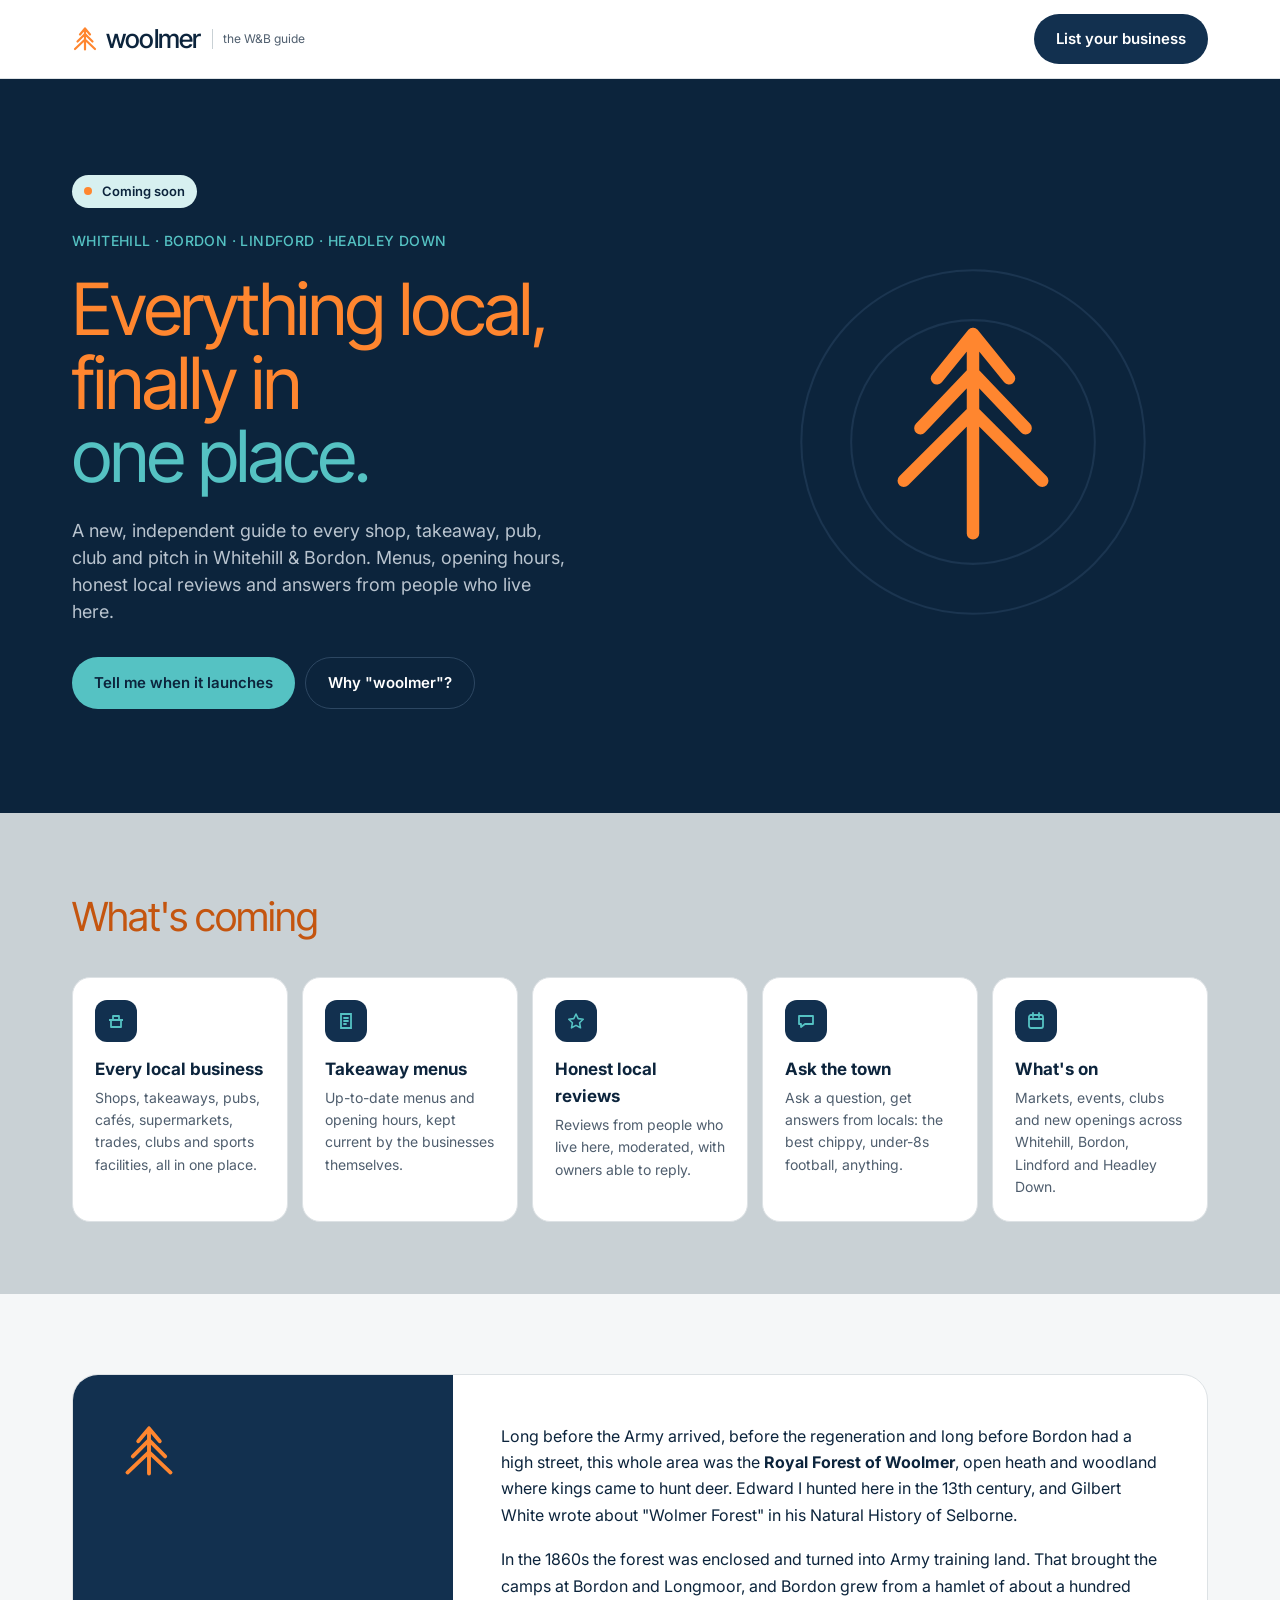
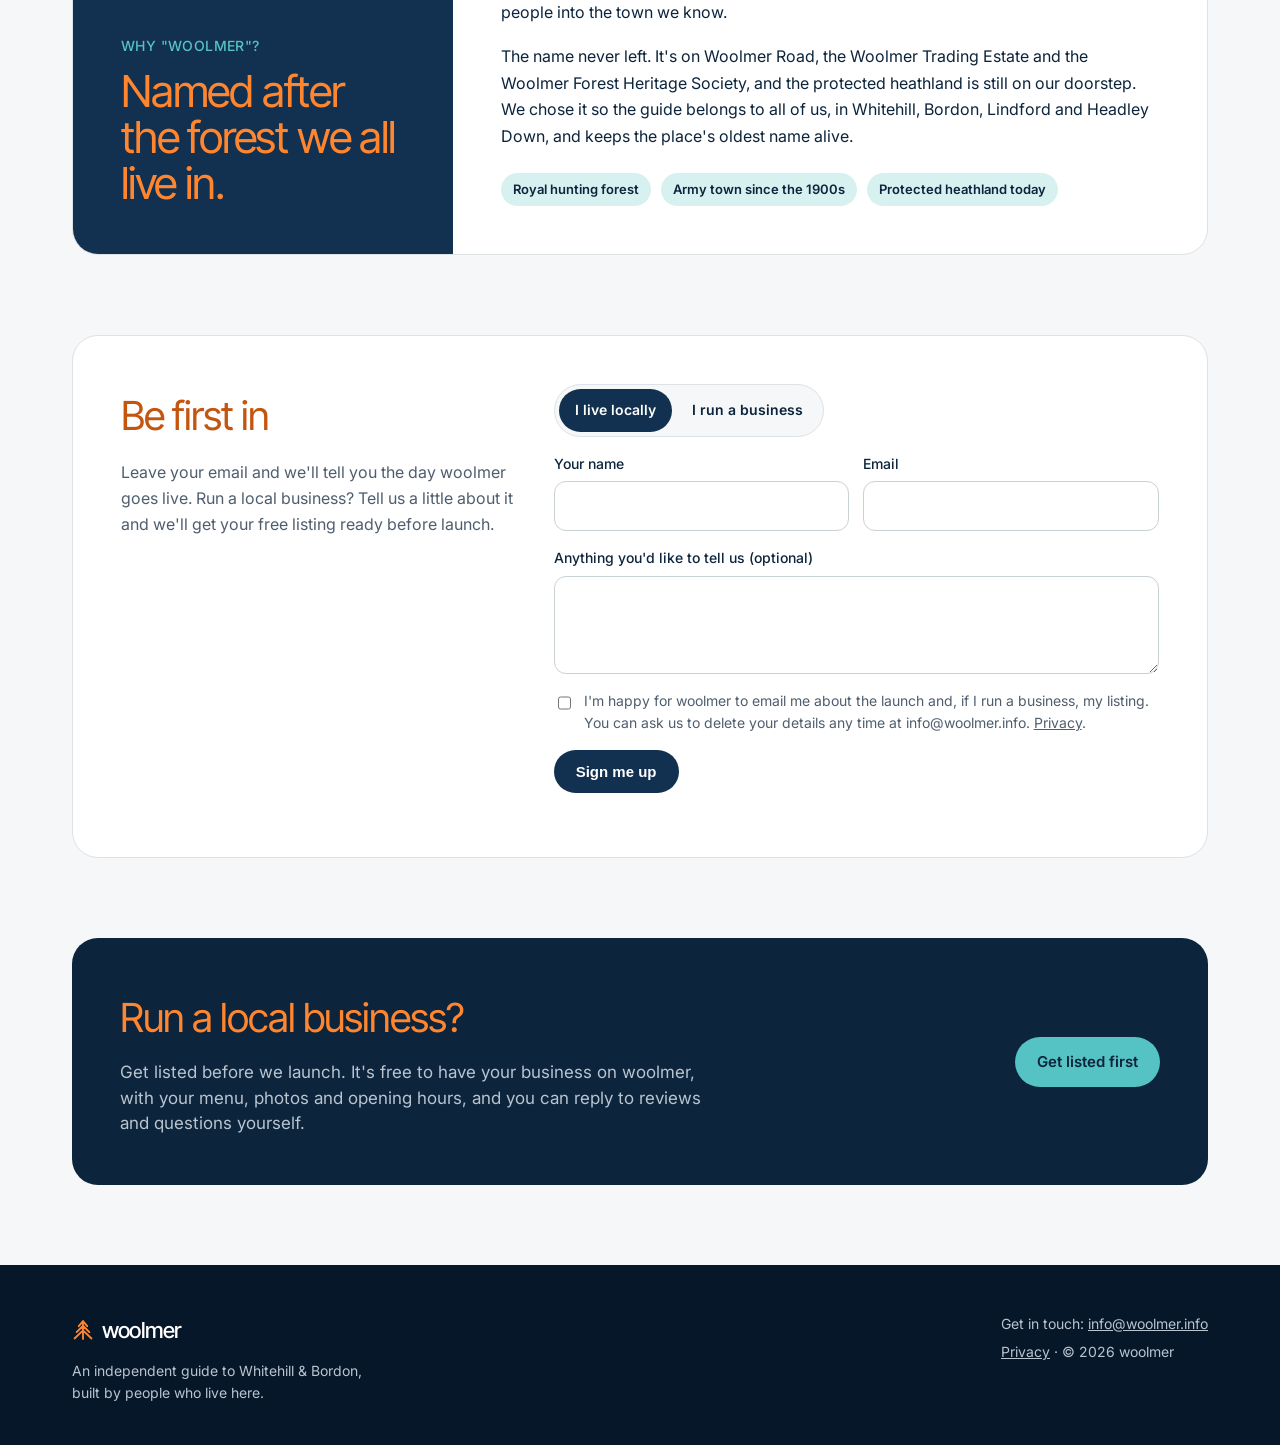
<file: index.html>
<!doctype html>
<html lang="en-GB">
<head>
<meta charset="utf-8">
<meta name="viewport" content="width=device-width, initial-scale=1">
<title>woolmer — the Whitehill &amp; Bordon guide, coming soon</title>
<meta name="description" content="woolmer is a new independent guide to Whitehill & Bordon: every shop, takeaway, pub, club and pitch, with menus, opening hours, honest local reviews and answers from people who live here. Coming soon.">
<link rel="canonical" href="https://woolmer.info/">
<meta property="og:title" content="woolmer — the Whitehill & Bordon guide">
<meta property="og:description" content="Everything local in Whitehill & Bordon, finally in one place. Coming soon.">
<meta property="og:url" content="https://woolmer.info/">
<meta property="og:type" content="website">
<meta name="theme-color" content="#0C243C">
<link rel="icon" href="favicon.svg" type="image/svg+xml">
<link rel="preconnect" href="https://fonts.googleapis.com">
<link rel="preconnect" href="https://fonts.gstatic.com" crossorigin>
<link href="https://fonts.googleapis.com/css2?family=Inter+Tight:wght@400;500;600&family=Inter:wght@400;500;600&display=swap" rel="stylesheet">
<style>
:root{--navy:#0C243C;--navy2:#12304F;--navy3:#1B3550;--line-d:#2D4762;--deep:#07172A;--tiara:#C9D1D5;--page:#F5F7F8;--card:#FFFFFF;--ln:#DDE2E5;
  --ink:#0C243C;--mu:#4F5E6E;--od2:#B9C4CF;--fountain:#55C2C3;--soft:#D7F0F0;--orange:#FF862F;--orange-l:#C4550F}
*,*::before,*::after{box-sizing:border-box}
body{margin:0;font-family:Inter,system-ui,sans-serif;color:var(--ink);background:var(--page);line-height:1.6;-webkit-font-smoothing:antialiased}
a{color:inherit}
h1,h2{font-family:'Inter Tight',sans-serif;font-weight:400;margin:0;color:var(--orange-l)}
.dk h1,.dk h2{color:var(--orange)}
.wrap{max-width:1200px;margin:0 auto;padding:0 32px}
header{background:var(--card);border-bottom:1px solid var(--ln)}
header .wrap{display:flex;align-items:center;justify-content:space-between;gap:16px;padding-top:14px;padding-bottom:14px;flex-wrap:wrap}
.logo{display:flex;align-items:center;gap:8px;text-decoration:none}
.logo b{font-family:'Inter Tight',sans-serif;font-size:26px;font-weight:500;letter-spacing:-.8px}
.logo small{font-size:12px;color:var(--mu);border-left:1px solid var(--tiara);padding-left:10px;margin-left:4px}
.btn{display:inline-flex;align-items:center;gap:10px;padding:13px 22px;border-radius:999px;font-weight:600;font-size:15px;text-decoration:none;border:0;cursor:pointer}
.btn-navy{background:var(--navy2);color:#fff}
.btn-fountain{background:var(--fountain);color:var(--navy)}
.btn-line{border:1px solid var(--line-d);color:#fff}
.hero{background:var(--navy);color:#fff;overflow:hidden}
.hero .wrap{padding-top:96px;padding-bottom:104px;display:flex;flex-wrap:wrap;gap:56px;align-items:center}
.hero-copy{flex:1 1 520px;min-width:0}
.eyebrow{margin:0 0 20px;font-size:14px;color:var(--fountain);font-weight:500;letter-spacing:.4px}
.hero h1{font-size:72px;line-height:1.02;letter-spacing:-2px}
.hero h1 span{color:var(--fountain)}
.lead{margin:24px 0 32px;font-size:18px;line-height:1.5;color:var(--od2);max-width:500px}
.soon{display:inline-flex;align-items:center;gap:10px;font-size:13px;font-weight:600;color:var(--navy);background:var(--soft);padding:6px 12px;border-radius:999px;margin-bottom:22px}
.soon i{width:8px;height:8px;border-radius:50%;background:var(--orange)}
.ctas{display:flex;gap:10px;flex-wrap:wrap}
.hero-art{flex:1 1 380px;min-width:0;display:flex;justify-content:center}
.hero-art svg{width:min(360px,80%);height:auto}
.band{background:var(--tiara)}
.band .wrap{padding-top:72px;padding-bottom:72px}
.band h2{font-size:40px;letter-spacing:-1px;margin-bottom:28px}
.grid{display:grid;grid-template-columns:repeat(auto-fit,minmax(200px,1fr));gap:14px}
.tile{background:var(--card);border:1px solid var(--ln);border-radius:18px;padding:22px}
.tile b{display:block;font-size:17px;margin:14px 0 4px}
.tile p{margin:0;font-size:14px;color:var(--mu)}
.ico{width:42px;height:42px;border-radius:12px;background:var(--navy2);display:flex;align-items:center;justify-content:center}
.why{padding:80px 0}
.why-card{background:var(--card);border:1px solid var(--ln);border-radius:26px;overflow:hidden;display:flex;flex-wrap:wrap}
.why-l{flex:1 1 380px;min-width:0;background:var(--navy2);color:#fff;padding:48px;display:flex;flex-direction:column;justify-content:space-between;gap:32px}
.why-l h2{font-size:44px;line-height:1.05;letter-spacing:-1.2px}
.why-r{flex:999 1 520px;min-width:0;padding:48px;display:flex;flex-direction:column;gap:18px;font-size:16px;line-height:1.65}
.why-r p{margin:0}
.chips{display:flex;gap:10px;flex-wrap:wrap;margin-top:6px}
.chips span{font-size:13px;padding:6px 12px;border-radius:999px;background:var(--soft);font-weight:600}
.biz{padding:0 0 80px}
.biz-card{background:var(--navy);color:#fff;border-radius:26px;padding:48px;display:flex;flex-wrap:wrap;gap:24px;align-items:center;justify-content:space-between}
.biz-card h2{font-size:40px;letter-spacing:-1px;margin-bottom:10px}
.biz-card p{margin:0;font-size:17px;line-height:1.5;max-width:600px;color:var(--od2)}
.signup{padding:0 0 80px}
.su-card{background:var(--card);border:1px solid var(--ln);border-radius:26px;padding:48px;display:flex;flex-wrap:wrap;gap:40px}
.su-intro{flex:1 1 300px;min-width:0}
.su-intro h2{font-size:40px;letter-spacing:-1px;margin-bottom:12px}
.su-intro p{margin:0;color:var(--mu)}
.su-form{flex:2 1 420px;min-width:0;display:flex;flex-direction:column;gap:16px}
.seg{display:inline-flex;background:var(--page);border:1px solid var(--ln);border-radius:999px;padding:4px;gap:4px;align-self:flex-start}
.seg button{border:0;background:transparent;border-radius:999px;padding:10px 16px;font:inherit;font-weight:600;font-size:14px;color:var(--ink);cursor:pointer}
.seg button[aria-pressed="true"]{background:var(--navy2);color:#fff}
.row2{display:grid;grid-template-columns:repeat(auto-fit,minmax(200px,1fr));gap:14px}
.su-form label{display:flex;flex-direction:column;gap:6px;font-size:14px;font-weight:500}
.su-form input,.su-form select,.su-form textarea{font:inherit;font-size:15px;padding:12px 14px;border:1px solid var(--tiara);border-radius:12px;background:#fff;color:var(--ink)}
.su-form input:focus,.su-form select:focus,.su-form textarea:focus{outline:2px solid var(--fountain);outline-offset:1px;border-color:var(--fountain)}
.su-form .check{flex-direction:row;align-items:flex-start;gap:10px;font-weight:400;color:var(--mu)}
.su-form .check input{margin-top:4px;width:18px;height:18px}
.hp{position:absolute;left:-9999px;width:1px;height:1px;overflow:hidden}
.biz-only[hidden]{display:none}
.su-msg{margin:0;font-weight:600}
.su-msg.ok{color:#1C7F80}.su-msg.err{color:#B3261E}
.su-form button[type=submit]{align-self:flex-start}
@media (max-width:640px){.su-card{padding:28px}.su-intro h2{font-size:32px}}
footer{background:var(--deep);color:var(--od2);font-size:14px}
footer .wrap{padding-top:48px;padding-bottom:40px;display:flex;flex-wrap:wrap;gap:24px;justify-content:space-between;align-items:flex-start}
footer .logo b{color:#fff;font-size:22px}
footer a{color:var(--od2)}
@media (max-width:640px){
  .wrap{padding:0 18px}
  .hero .wrap{padding-top:56px;padding-bottom:64px}
  .hero h1{font-size:44px;letter-spacing:-1px}
  .why-l,.why-r,.biz-card{padding:28px}
  .why-l h2,.band h2,.biz-card h2{font-size:32px}
  .logo small{display:none}
}
</style>
</head>
<body>
<header>
  <div class="wrap">
    <a class="logo" href="/" aria-label="woolmer home">
      <svg width="26" height="26" viewBox="0 0 26 26" aria-hidden="true"><path d="M13 2.5 L8 8.5 M13 2.5 L18 8.5 M13 8 L5.5 15.5 M13 8 L20.5 15.5 M13 13.5 L3 23 M13 13.5 L23 23 M13 2.5 V23.5" stroke="#FF862F" stroke-width="2.2" stroke-linecap="round" fill="none"/></svg>
      <b>woolmer</b><small>the W&amp;B guide</small>
    </a>
    <a class="btn btn-navy" href="#signup" data-kind="business">List your business</a>
  </div>
</header>

<main>
<section class="hero dk">
  <div class="wrap">
    <div class="hero-copy">
      <span class="soon"><i aria-hidden="true"></i>Coming soon</span>
      <p class="eyebrow">WHITEHILL · BORDON · LINDFORD · HEADLEY DOWN</p>
      <h1>Everything local,<br>finally in<br><span>one place.</span></h1>
      <p class="lead">A new, independent guide to every shop, takeaway, pub, club and pitch in Whitehill &amp; Bordon. Menus, opening hours, honest local reviews and answers from people who live here.</p>
      <div class="ctas">
        <a class="btn btn-fountain" href="#signup" data-kind="resident">Tell me when it launches</a>
        <a class="btn btn-line" href="#why-woolmer">Why "woolmer"?</a>
      </div>
    </div>
    <div class="hero-art" aria-hidden="true">
      <svg viewBox="0 0 260 260"><circle cx="130" cy="130" r="124" fill="none" stroke="#1B3550" stroke-width="1.5"/><circle cx="130" cy="130" r="88" fill="none" stroke="#1B3550" stroke-width="1.5"/><path d="M130 52 L104 84 M130 52 L156 84 M130 80 L92 120 M130 80 L168 120 M130 108 L80 158 M130 108 L180 158 M130 52 V196" stroke="#FF862F" stroke-width="9" stroke-linecap="round" fill="none"/></svg>
    </div>
  </div>
</section>

<section class="band">
  <div class="wrap">
    <h2>What's coming</h2>
    <div class="grid">
      <div class="tile"><span class="ico"><svg width="20" height="20" viewBox="0 0 20 20" aria-hidden="true"><path d="M3 9h14M5 9v7h10V9M7 9V5h6v4" stroke="#55C2C3" stroke-width="1.8" fill="none" stroke-linejoin="round"/></svg></span><b>Every local business</b><p>Shops, takeaways, pubs, cafés, supermarkets, trades, clubs and sports facilities, all in one place.</p></div>
      <div class="tile"><span class="ico"><svg width="20" height="20" viewBox="0 0 20 20" aria-hidden="true"><path d="M5 3h10v14H5zM8 7h4M8 10h4M8 13h2" stroke="#55C2C3" stroke-width="1.8" fill="none" stroke-linecap="round"/></svg></span><b>Takeaway menus</b><p>Up-to-date menus and opening hours, kept current by the businesses themselves.</p></div>
      <div class="tile"><span class="ico"><svg width="20" height="20" viewBox="0 0 20 20" aria-hidden="true"><path d="M10 3l2.2 4.6 5 .7-3.6 3.5.9 5-4.5-2.4-4.5 2.4.9-5L2.8 8.3l5-.7z" stroke="#55C2C3" stroke-width="1.6" fill="none" stroke-linejoin="round"/></svg></span><b>Honest local reviews</b><p>Reviews from people who live here, moderated, with owners able to reply.</p></div>
      <div class="tile"><span class="ico"><svg width="20" height="20" viewBox="0 0 20 20" aria-hidden="true"><path d="M3 5h14v8H9l-4 3v-3H3z" stroke="#55C2C3" stroke-width="1.8" fill="none" stroke-linejoin="round"/></svg></span><b>Ask the town</b><p>Ask a question, get answers from locals: the best chippy, under-8s football, anything.</p></div>
      <div class="tile"><span class="ico"><svg width="20" height="20" viewBox="0 0 20 20" aria-hidden="true"><rect x="3" y="4" width="14" height="13" rx="2" stroke="#55C2C3" stroke-width="1.8" fill="none"/><path d="M3 8h14M7 2v4M13 2v4" stroke="#55C2C3" stroke-width="1.8" stroke-linecap="round"/></svg></span><b>What's on</b><p>Markets, events, clubs and new openings across Whitehill, Bordon, Lindford and Headley Down.</p></div>
    </div>
  </div>
</section>

<section class="why" id="why-woolmer">
  <div class="wrap">
    <div class="why-card">
      <div class="why-l dk">
        <svg width="56" height="56" viewBox="0 0 26 26" aria-hidden="true"><path d="M13 2.5 L8 8.5 M13 2.5 L18 8.5 M13 8 L5.5 15.5 M13 8 L20.5 15.5 M13 13.5 L3 23 M13 13.5 L23 23 M13 2.5 V23.5" stroke="#FF862F" stroke-width="1.8" stroke-linecap="round" fill="none"/></svg>
        <div>
          <p class="eyebrow" style="margin-bottom:10px">WHY "WOOLMER"?</p>
          <h2>Named after the forest we all live in.</h2>
        </div>
      </div>
      <div class="why-r">
        <p>Long before the Army arrived, before the regeneration and long before Bordon had a high street, this whole area was the <strong>Royal Forest of Woolmer</strong>, open heath and woodland where kings came to hunt deer. Edward I hunted here in the 13th century, and Gilbert White wrote about "Wolmer Forest" in his Natural History of Selborne.</p>
        <p>In the 1860s the forest was enclosed and turned into Army training land. That brought the camps at Bordon and Longmoor, and Bordon grew from a hamlet of about a hundred people into the town we know.</p>
        <p>The name never left. It's on Woolmer Road, the Woolmer Trading Estate and the Woolmer Forest Heritage Society, and the protected heathland is still on our doorstep. We chose it so the guide belongs to all of us, in Whitehill, Bordon, Lindford and Headley Down, and keeps the place's oldest name alive.</p>
        <div class="chips"><span>Royal hunting forest</span><span>Army town since the 1900s</span><span>Protected heathland today</span></div>
      </div>
    </div>
  </div>
</section>

<section class="signup" id="signup">
  <div class="wrap">
    <div class="su-card">
      <div class="su-intro">
        <h2>Be first in</h2>
        <p>Leave your email and we'll tell you the day woolmer goes live. Run a local business? Tell us a little about it and we'll get your free listing ready before launch.</p>
      </div>
      <form class="su-form" id="su-form" novalidate>
        <div class="seg" role="group" aria-label="I am">
          <button type="button" data-kind="resident" aria-pressed="true">I live locally</button>
          <button type="button" data-kind="business" aria-pressed="false">I run a business</button>
        </div>
        <div class="row2">
          <label>Your name<input name="name" autocomplete="name" maxlength="120"></label>
          <label>Email<input name="email" type="email" autocomplete="email" required maxlength="200"></label>
        </div>
        <div class="biz-only" hidden>
          <div class="row2">
            <label>Business name<input name="business_name" autocomplete="organization" maxlength="160"></label>
            <label>What kind of business
              <select name="business_type">
                <option value="">Choose one</option>
                <option>Takeaway</option><option>Café or restaurant</option><option>Pub or bar</option><option>Shop</option>
                <option>Trades and services</option><option>Health and beauty</option><option>Sport, fitness or club</option><option>Other</option>
              </select>
            </label>
            <label>Phone (optional)<input name="phone" type="tel" autocomplete="tel" maxlength="40"></label>
          </div>
        </div>
        <label>Anything you'd like to tell us (optional)<textarea name="message" rows="3" maxlength="1000"></textarea></label>
        <label class="hp" aria-hidden="true">Leave this empty<input name="website" tabindex="-1" autocomplete="off"></label>
        <label class="check"><input type="checkbox" name="consent" required><span>I'm happy for woolmer to email me about the launch and, if I run a business, my listing. You can ask us to delete your details any time at info@woolmer.info. <a href="privacy.html">Privacy</a>.</span></label>
        <button class="btn btn-navy" type="submit">Sign me up</button>
        <p class="su-msg" role="status" aria-live="polite"></p>
      </form>
    </div>
  </div>
</section>

<section class="biz">
  <div class="wrap">
    <div class="biz-card dk">
      <div>
        <h2>Run a local business?</h2>
        <p>Get listed before we launch. It's free to have your business on woolmer, with your menu, photos and opening hours, and you can reply to reviews and questions yourself.</p>
      </div>
      <a class="btn btn-fountain" href="#signup" data-kind="business">Get listed first</a>
    </div>
  </div>
</section>
</main>

<footer>
  <div class="wrap">
    <div>
      <span class="logo"><svg width="22" height="22" viewBox="0 0 26 26" aria-hidden="true"><path d="M13 2.5 L8 8.5 M13 2.5 L18 8.5 M13 8 L5.5 15.5 M13 8 L20.5 15.5 M13 13.5 L3 23 M13 13.5 L23 23 M13 2.5 V23.5" stroke="#FF862F" stroke-width="2.2" stroke-linecap="round" fill="none"/></svg><b>woolmer</b></span>
      <p style="margin:12px 0 0;max-width:320px">An independent guide to Whitehill &amp; Bordon, built by people who live here.</p>
    </div>
    <div>
      <p style="margin:0 0 6px">Get in touch: <a href="mailto:info@woolmer.info">info@woolmer.info</a></p>
      <p style="margin:0"><a href="privacy.html">Privacy</a> · © 2026 woolmer</p>
    </div>
  </div>
</footer>
<script>
(function(){
  var URL='https://acdpgarasgfhvupzsbxf.supabase.co/rest/v1/wb_signups', KEY='sb_publishable_OWTVpDyadL1lITnCp4gfAQ_EZxVHldY';
  var f=document.getElementById('su-form'), msg=f.querySelector('.su-msg'), biz=f.querySelector('.biz-only'), kind='resident';
  function setKind(k){kind=k;biz.hidden=k!=='business';f.querySelectorAll('.seg button').forEach(function(b){b.setAttribute('aria-pressed',String(b.dataset.kind===k));});}
  f.querySelectorAll('.seg button').forEach(function(b){b.addEventListener('click',function(){setKind(b.dataset.kind);});});
  document.querySelectorAll('a[href="#signup"][data-kind]').forEach(function(a){a.addEventListener('click',function(){setKind(a.dataset.kind);});});
  f.addEventListener('submit',function(e){
    e.preventDefault(); msg.className='su-msg'; msg.textContent='';
    var d=new FormData(f);
    if(d.get('website')) return;
    var email=String(d.get('email')||'').trim();
    if(!/^[^@\s]+@[^@\s]+\.[^@\s]+$/.test(email)){msg.className='su-msg err';msg.textContent='Please enter a valid email address.';return;}
    if(!d.get('consent')){msg.className='su-msg err';msg.textContent='Please tick the box so we can email you.';return;}
    if(kind==='business'&&!String(d.get('business_name')||'').trim()){msg.className='su-msg err';msg.textContent='Please add your business name.';return;}
    var body={kind:kind,email:email,name:(d.get('name')||'').trim()||null,message:(d.get('message')||'').trim()||null,consent:true};
    if(kind==='business'){body.business_name=(d.get('business_name')||'').trim();body.business_type=d.get('business_type')||null;body.phone=(d.get('phone')||'').trim()||null;}
    var btn=f.querySelector('button[type=submit]'); btn.disabled=true;
    fetch(URL,{method:'POST',headers:{'apikey':KEY,'Authorization':'Bearer '+KEY,'Content-Type':'application/json','Prefer':'return=minimal'},body:JSON.stringify(body)})
      .then(function(r){if(!r.ok)throw new Error(r.status);f.reset();setKind(kind);msg.className='su-msg ok';msg.textContent=kind==='business'?'Thanks, you\'re on the list. We\'ll be in touch about your listing.':'Thanks, you\'re on the list. We\'ll email you when woolmer goes live.';})
      .catch(function(){msg.className='su-msg err';msg.textContent='Sorry, that didn\'t go through. Please try again, or email info@woolmer.info.';})
      .finally(function(){btn.disabled=false;});
  });
})();
</script>
</body>
</html>
</file>
